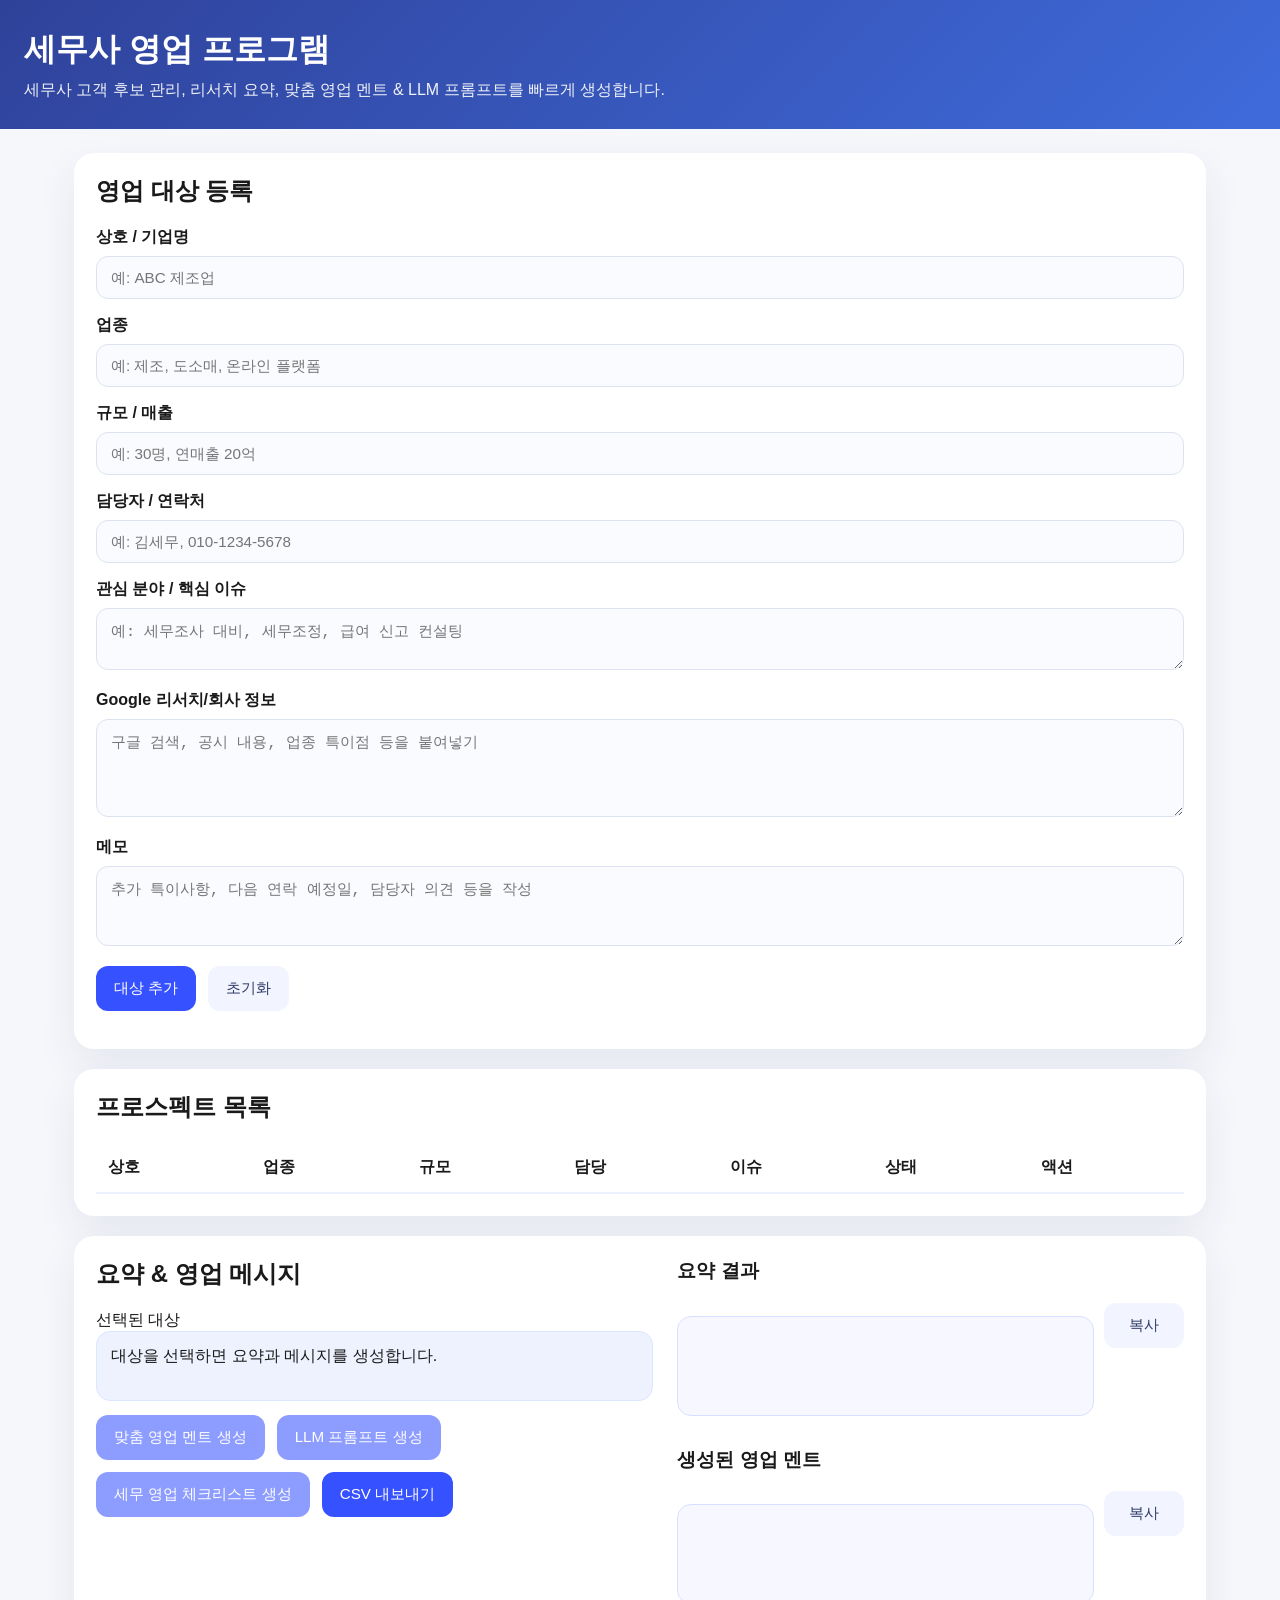
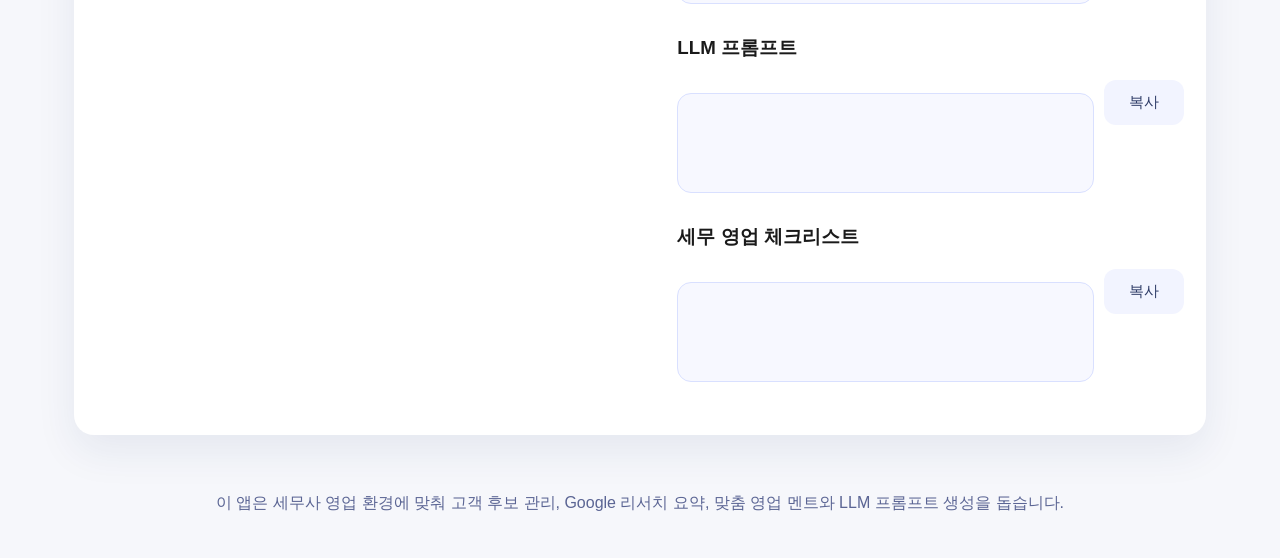
<file: index.html>
<!DOCTYPE html>
<html lang="ko">
<head>
  <meta charset="UTF-8" />
  <meta name="viewport" content="width=device-width, initial-scale=1.0" />
  <title>세무사 영업 프로그램</title>
  <link rel="stylesheet" href="styles.css" />
</head>
<body>
  <header class="app-header">
    <div>
      <h1>세무사 영업 프로그램</h1>
      <p>세무사 고객 후보 관리, 리서치 요약, 맞춤 영업 멘트 &amp; LLM 프롬프트를 빠르게 생성합니다.</p>
    </div>
  </header>

  <main class="app-main">
    <section class="card">
      <h2>영업 대상 등록</h2>
      <form id="prospectForm">
        <div class="field-group">
          <label for="companyName">상호 / 기업명</label>
          <input type="text" id="companyName" placeholder="예: ABC 제조업" required />
        </div>
        <div class="field-group">
          <label for="industry">업종</label>
          <input type="text" id="industry" placeholder="예: 제조, 도소매, 온라인 플랫폼" />
        </div>
        <div class="field-group">
          <label for="size">규모 / 매출</label>
          <input type="text" id="size" placeholder="예: 30명, 연매출 20억" />
        </div>
        <div class="field-group">
          <label for="contactInfo">담당자 / 연락처</label>
          <input type="text" id="contactInfo" placeholder="예: 김세무, 010-1234-5678" />
        </div>
        <div class="field-group">
          <label for="painPoints">관심 분야 / 핵심 이슈</label>
          <textarea id="painPoints" placeholder="예: 세무조사 대비, 세무조정, 급여 신고 컨설팅"></textarea>
        </div>
        <div class="field-group">
          <label for="researchNotes">Google 리서치/회사 정보</label>
          <textarea id="researchNotes" placeholder="구글 검색, 공시 내용, 업종 특이점 등을 붙여넣기" rows="4"></textarea>
        </div>
        <div class="field-group">
          <label for="notes">메모</label>
          <textarea id="notes" placeholder="추가 특이사항, 다음 연락 예정일, 담당자 의견 등을 작성" rows="3"></textarea>
        </div>
        <div class="field-group row">
          <button type="submit">대상 추가</button>
          <button type="button" id="clearForm">초기화</button>
        </div>
      </form>
    </section>

    <section class="card">
      <h2>프로스펙트 목록</h2>
      <div class="table-wrap">
        <table id="prospectTable">
          <thead>
            <tr>
              <th>상호</th>
              <th>업종</th>
              <th>규모</th>
              <th>담당</th>
              <th>이슈</th>
              <th>상태</th>
              <th>액션</th>
            </tr>
          </thead>
          <tbody></tbody>
        </table>
      </div>
    </section>

    <section class="card split">
      <div>
        <h2>요약 &amp; 영업 메시지</h2>
        <label for="selectedProspect">선택된 대상</label>
        <div id="selectedProspect">대상을 선택하면 요약과 메시지를 생성합니다.</div>
        <div class="button-row">
          <button id="generatePitch" disabled>맞춤 영업 멘트 생성</button>
          <button id="generatePrompt" disabled>LLM 프롬프트 생성</button>
          <button id="generateChecklist" disabled>세무 영업 체크리스트 생성</button>
          <button id="exportCsvButton">CSV 내보내기</button>
        </div>
      </div>
      <div>
        <h3>요약 결과</h3>
        <div class="output-row">
          <pre id="summaryOutput" class="output-box"></pre>
          <button class="copy-button" data-target="summaryOutput">복사</button>
        </div>
        <h3>생성된 영업 멘트</h3>
        <div class="output-row">
          <pre id="pitchOutput" class="output-box"></pre>
          <button class="copy-button" data-target="pitchOutput">복사</button>
        </div>
        <h3>LLM 프롬프트</h3>
        <div class="output-row">
          <pre id="promptOutput" class="output-box"></pre>
          <button class="copy-button" data-target="promptOutput">복사</button>
        </div>
        <h3>세무 영업 체크리스트</h3>
        <div class="output-row">
          <pre id="checklistOutput" class="output-box"></pre>
          <button class="copy-button" data-target="checklistOutput">복사</button>
        </div>
      </div>
    </section>
  </main>

  <footer class="app-footer">
    <p>이 앱은 세무사 영업 환경에 맞춰 고객 후보 관리, Google 리서치 요약, 맞춤 영업 멘트와 LLM 프롬프트 생성을 돕습니다.</p>
  </footer>

  <script src="script.js"></script>
</body>
</html>
</file>
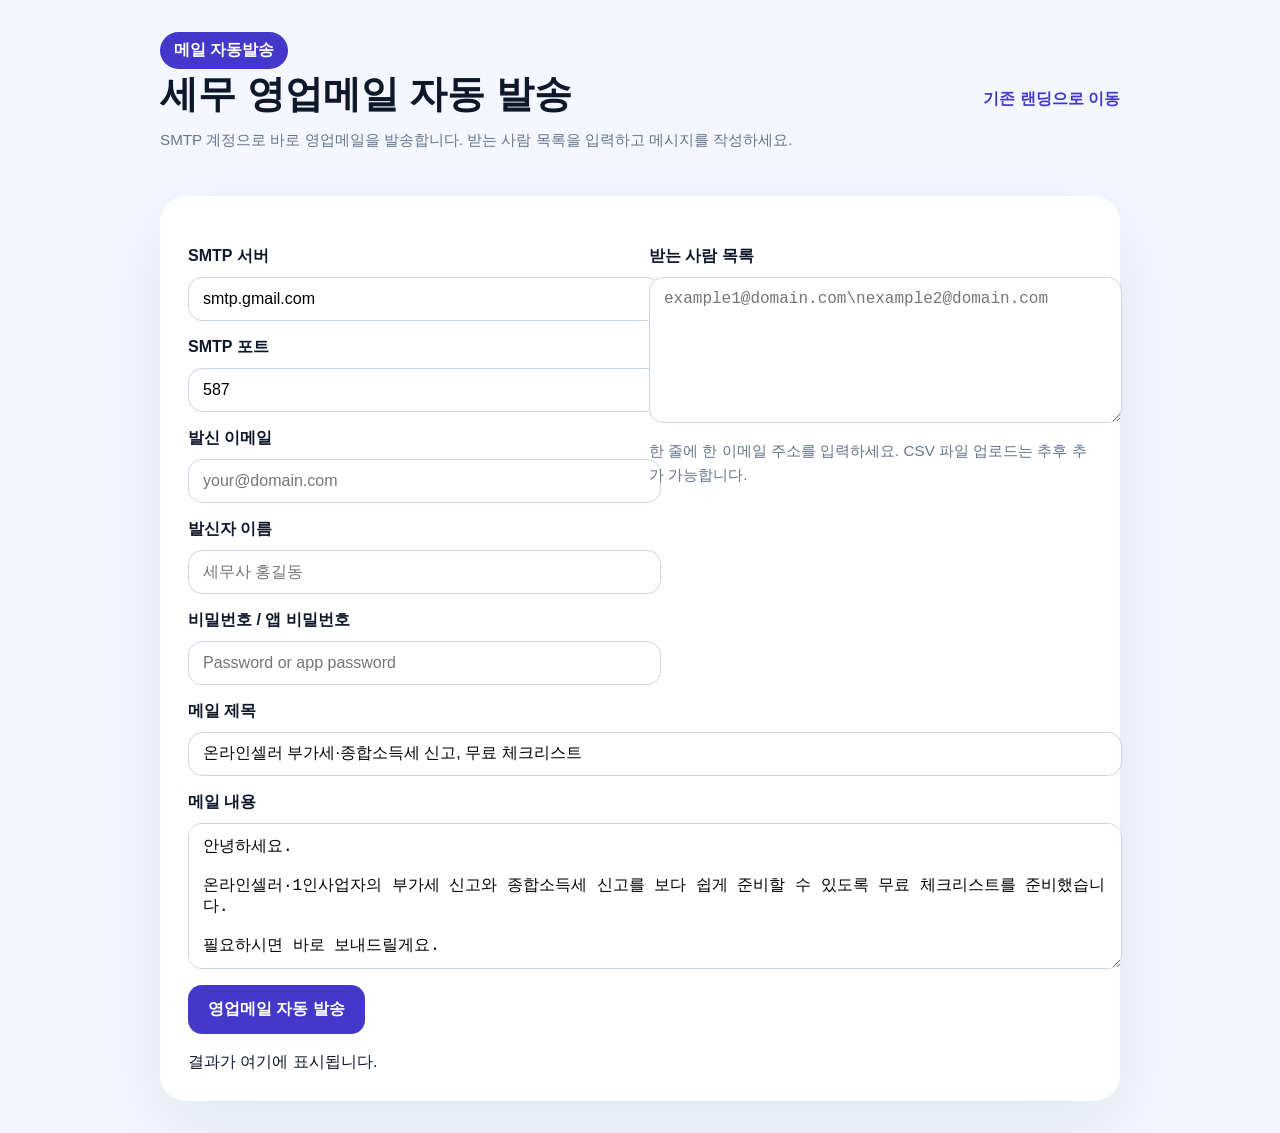
<file: email_campaign.html>
<!DOCTYPE html>
<html lang="ko">
<head>
  <meta charset="UTF-8" />
  <meta name="viewport" content="width=device-width, initial-scale=1.0" />
  <title>영업메일 자동 발송</title>
  <style>
    body { margin: 0; font-family: -apple-system, BlinkMacSystemFont, 'Segoe UI', sans-serif; background: #f4f7ff; color: #0f172a; }
    .page { max-width: 960px; margin: 0 auto; padding: 32px; }
    .header { display: flex; justify-content: space-between; align-items: center; gap: 16px; margin-bottom: 28px; }
    .header h1 { margin: 0; font-size: clamp(2rem, 3vw, 2.8rem); }
    .card { background: white; border-radius: 26px; padding: 28px; box-shadow: 0 28px 80px rgba(15, 23, 42, 0.08); }
    .grid { display: grid; grid-template-columns: 1fr 1fr; gap: 18px; margin-top: 22px; }
    .field { display: grid; gap: 10px; margin-bottom: 16px; }
    label { font-weight: 600; }
    input, textarea, select { width: 100%; border: 1px solid #cbd5e1; border-radius: 14px; padding: 12px 14px; font-size: 1rem; }
    textarea { min-height: 120px; resize: vertical; }
    button { border: none; border-radius: 14px; background: #4338ca; color: white; padding: 14px 20px; font-size: 1rem; font-weight: 700; cursor: pointer; }
    .note { color: #64748b; font-size: 0.95rem; line-height: 1.6; margin-top: 8px; }
    pre { background: #f8fbff; border: 1px solid #dbe2ff; border-radius: 18px; padding: 18px; overflow-x: auto; }
    .result { margin-top: 18px; white-space: pre-wrap; word-break: break-word; }
    .top-link { text-decoration: none; color: #4338ca; font-weight: 700; }
    @media (max-width: 860px) {
      .grid { grid-template-columns: 1fr; }
    }
  </style>
</head>
<body>
  <div class="page">
    <div class="header">
      <div>
        <span style="display:inline-block; padding:8px 14px; background:#4338ca; color:white; border-radius:999px; font-weight:700;">메일 자동발송</span>
        <h1>세무 영업메일 자동 발송</h1>
        <p class="note">SMTP 계정으로 바로 영업메일을 발송합니다. 받는 사람 목록을 입력하고 메시지를 작성하세요.</p>
      </div>
      <a class="top-link" href="tax_sales_simple.html">기존 랜딩으로 이동</a>
    </div>

    <div class="card">
      <div class="grid">
        <div>
          <div class="field"><label>SMTP 서버</label><input id="smtpServer" value="smtp.gmail.com" /></div>
          <div class="field"><label>SMTP 포트</label><input id="smtpPort" value="587" /></div>
          <div class="field"><label>발신 이메일</label><input id="senderEmail" placeholder="your@domain.com" /></div>
          <div class="field"><label>발신자 이름</label><input id="senderName" placeholder="세무사 홍길동" /></div>
          <div class="field"><label>비밀번호 / 앱 비밀번호</label><input id="smtpPassword" type="password" placeholder="Password or app password" /></div>
        </div>

        <div>
          <div class="field"><label>받는 사람 목록</label><textarea id="recipients" placeholder="example1@domain.com\nexample2@domain.com"></textarea></div>
          <div class="note">한 줄에 한 이메일 주소를 입력하세요. CSV 파일 업로드는 추후 추가 가능합니다.</div>
        </div>
      </div>

      <div class="field"><label>메일 제목</label><input id="subject" value="온라인셀러 부가세·종합소득세 신고, 무료 체크리스트" /></div>
      <div class="field"><label>메일 내용</label><textarea id="message">안녕하세요.

온라인셀러·1인사업자의 부가세 신고와 종합소득세 신고를 보다 쉽게 준비할 수 있도록 무료 체크리스트를 준비했습니다.

필요하시면 바로 보내드릴게요.

감사합니다.
</textarea></div>
      <button id="sendButton">영업메일 자동 발송</button>
      <div class="result" id="result">결과가 여기에 표시됩니다.</div>
    </div>
  </div>

  <script>
    document.getElementById('sendButton').addEventListener('click', async () => {
      const sendButton = document.getElementById('sendButton');
      sendButton.disabled = true;
      sendButton.textContent = '전송 중...';
      const data = {
        smtpServer: document.getElementById('smtpServer').value.trim(),
        smtpPort: document.getElementById('smtpPort').value.trim(),
        senderEmail: document.getElementById('senderEmail').value.trim(),
        senderName: document.getElementById('senderName').value.trim(),
        smtpPassword: document.getElementById('smtpPassword').value,
        recipients: document.getElementById('recipients').value.trim().split(/\r?\n/).filter(Boolean),
        subject: document.getElementById('subject').value.trim(),
        message: document.getElementById('message').value.trim(),
      };
      const resultEl = document.getElementById('result');
      resultEl.textContent = '전송 요청을 서버로 전달 중입니다...';

      try {
        const res = await fetch('/send', {
          method: 'POST',
          headers: { 'Content-Type': 'application/json' },
          body: JSON.stringify(data),
        });
        const result = await res.json();
        if (res.ok) {
          resultEl.textContent = `전송 완료: ${result.sent}개 메일 발송 성공\n${result.detail}`;
        } else {
          resultEl.textContent = `오류: ${result.error || '메일 전송 실패'}\n${result.detail || ''}`;
        }
      } catch (error) {
        resultEl.textContent = `서버 요청 실패: ${error.message}`;
      }

      sendButton.disabled = false;
      sendButton.textContent = '영업메일 자동 발송';
    });
  </script>
</body>
</html>
</file>
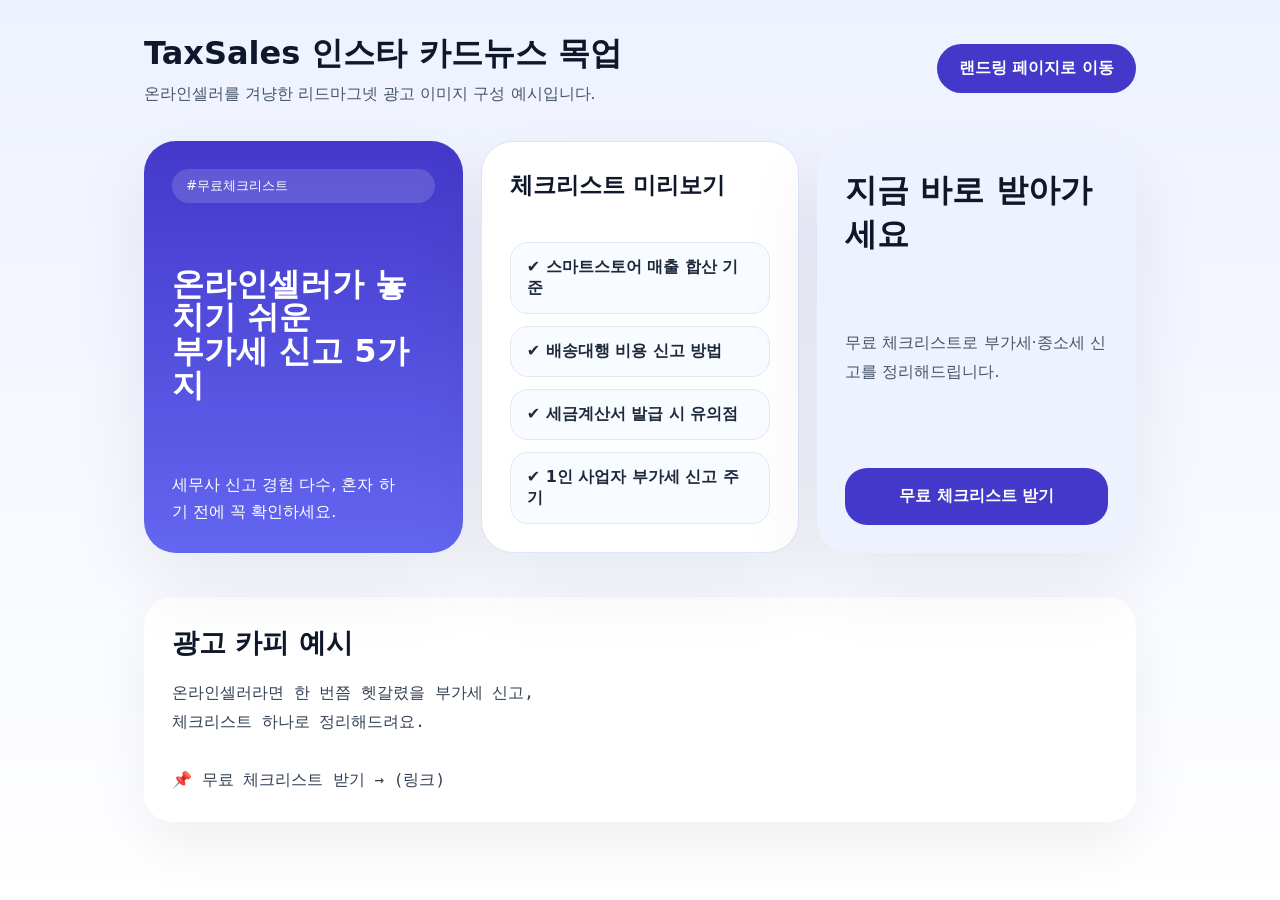
<file: insta_mockup.html>
<!DOCTYPE html>
<html lang="ko">
<head>
  <meta charset="UTF-8" />
  <meta name="viewport" content="width=device-width, initial-scale=1.0" />
  <title>인스타 카드뉴스 목업 | TaxSales</title>
  <link rel="stylesheet" href="insta_mockup.css" />
</head>
<body>
  <div class="page-shell">
    <header class="page-header">
      <div>
        <h1>TaxSales 인스타 카드뉴스 목업</h1>
        <p>온라인셀러를 겨냥한 리드마그넷 광고 이미지 구성 예시입니다.</p>
      </div>
      <a href="landing.html" class="page-button">랜드링 페이지로 이동</a>
    </header>

    <section class="carousel-preview">
      <article class="card card-hero">
        <div class="card-tag">#무료체크리스트</div>
        <h2>온라인셀러가 놓치기 쉬운<br />부가세 신고 5가지</h2>
        <p>세무사 신고 경험 다수, 혼자 하기 전에 꼭 확인하세요.</p>
      </article>

      <article class="card card-list">
        <h3>체크리스트 미리보기</h3>
        <ul>
          <li>✔ 스마트스토어 매출 합산 기준</li>
          <li>✔ 배송대행 비용 신고 방법</li>
          <li>✔ 세금계산서 발급 시 유의점</li>
          <li>✔ 1인 사업자 부가세 신고 주기</li>
        </ul>
      </article>

      <article class="card card-cta">
        <h2>지금 바로 받아가세요</h2>
        <p>무료 체크리스트로 부가세·종소세 신고를 정리해드립니다.</p>
        <div class="cta-box">무료 체크리스트 받기</div>
      </article>
    </section>

    <section class="copy-section">
      <h2>광고 카피 예시</h2>
      <pre>온라인셀러라면 한 번쯤 헷갈렸을 부가세 신고,
체크리스트 하나로 정리해드려요.

📌 무료 체크리스트 받기 → (링크)</pre>
    </section>
  </div>
</body>
</html>
</file>
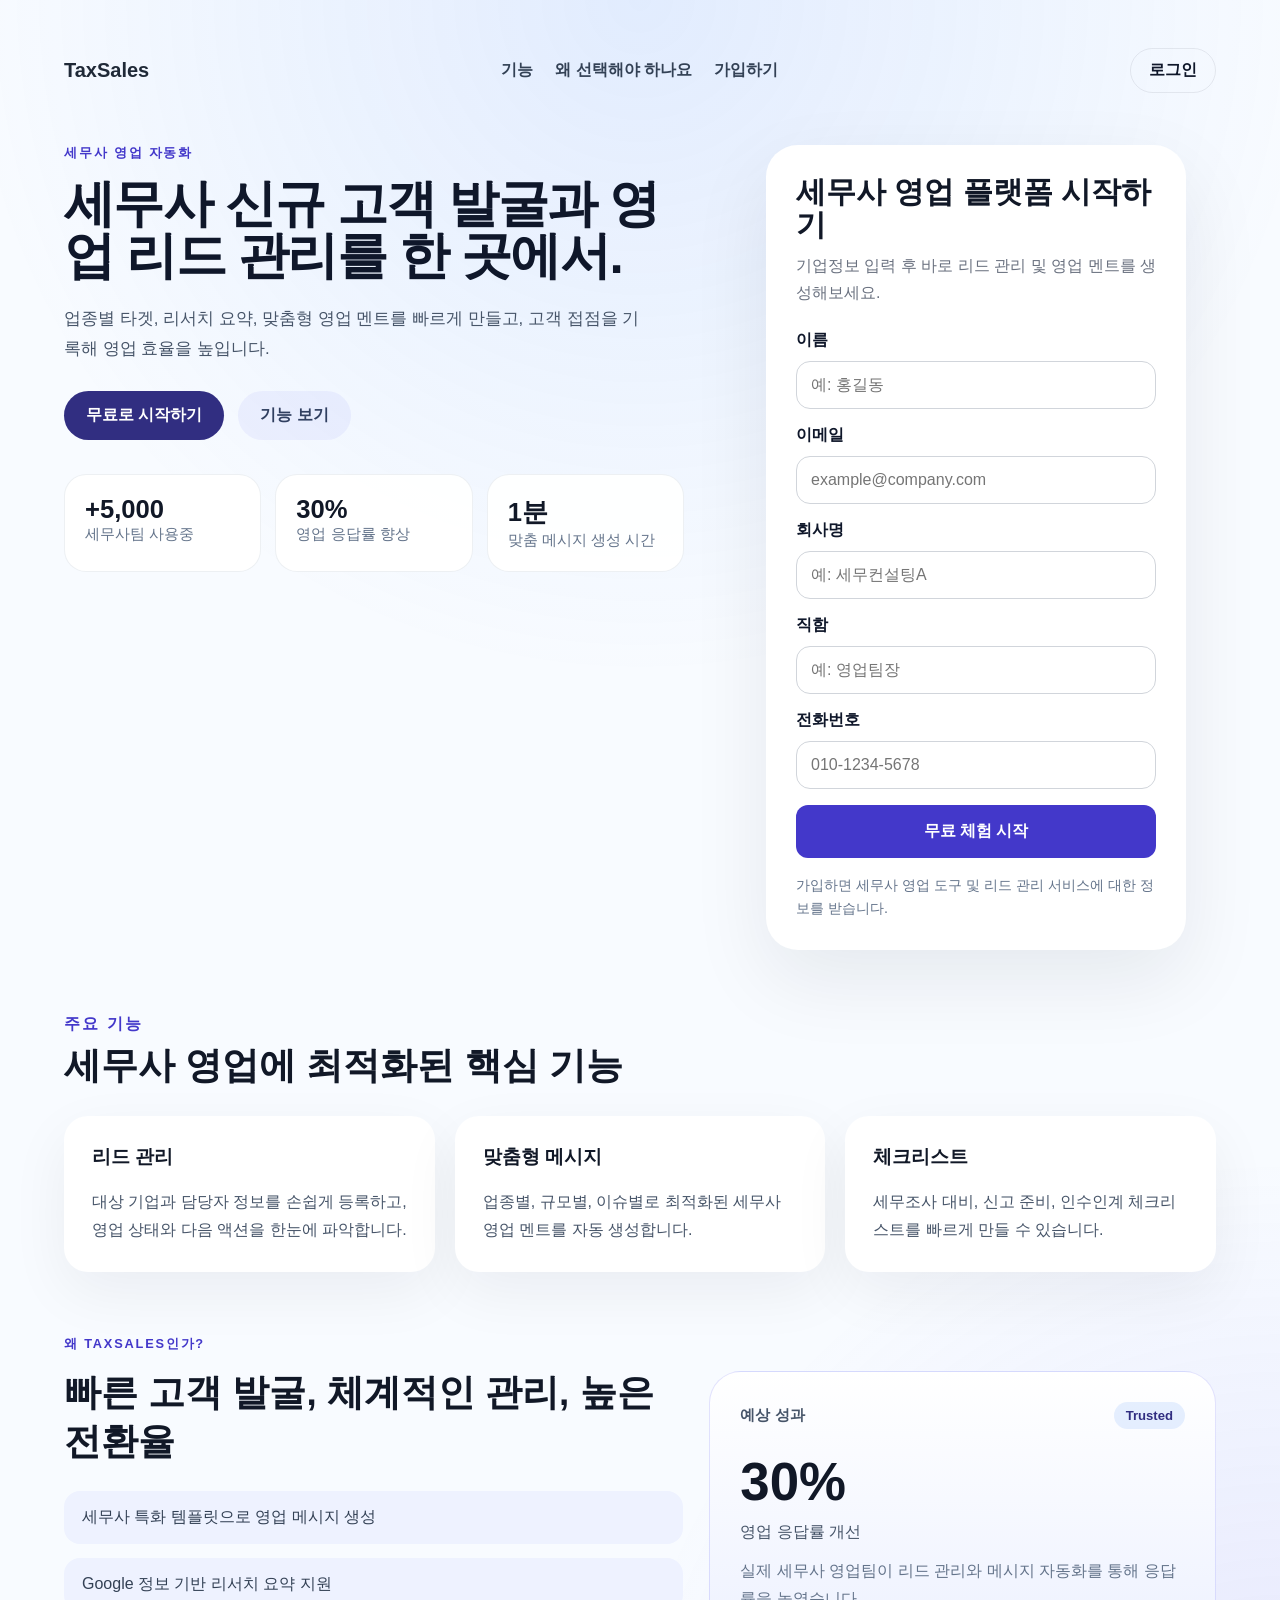
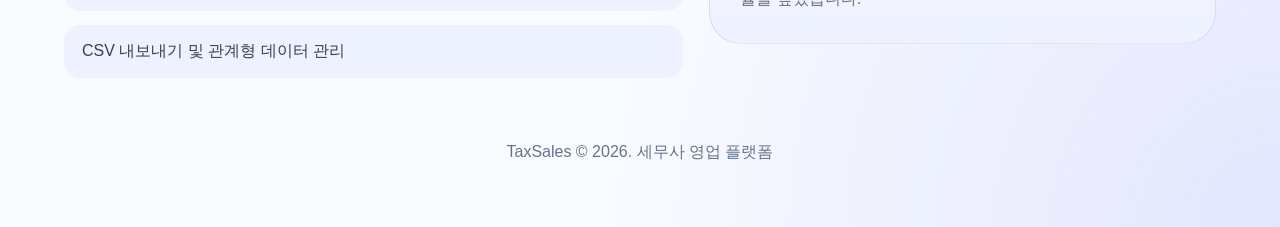
<file: landing.html>
<!DOCTYPE html>
<html lang="ko">
<head>
  <meta charset="UTF-8" />
  <meta name="viewport" content="width=device-width, initial-scale=1.0" />
  <title>세무사 영업 플랫폼 | 회원가입</title>
  <link rel="stylesheet" href="landing.css" />
</head>
<body>
  <div class="page-shell">
    <header class="topbar">
      <div class="logo">TaxSales</div>
      <nav class="nav-links">
        <a href="#features">기능</a>
        <a href="#why">왜 선택해야 하나요</a>
        <a href="#signup">가입하기</a>
      </nav>
      <a class="sign-in" href="#signup">로그인</a>
    </header>

    <main class="hero-section">
      <section class="hero-copy">
        <p class="eyebrow">세무사 영업 자동화</p>
        <h1>세무사 신규 고객 발굴과 영업 리드 관리를 한 곳에서.</h1>
        <p class="hero-text">업종별 타겟, 리서치 요약, 맞춤형 영업 멘트를 빠르게 만들고, 고객 접점을 기록해 영업 효율을 높입니다.</p>
        <div class="hero-actions">
          <a href="#signup" class="primary-button">무료로 시작하기</a>
          <a href="#features" class="text-button">기능 보기</a>
        </div>
        <div class="metrics">
          <div>
            <strong>+5,000</strong>
            <span>세무사팀 사용중</span>
          </div>
          <div>
            <strong>30%</strong>
            <span>영업 응답률 향상</span>
          </div>
          <div>
            <strong>1분</strong>
            <span>맞춤 메시지 생성 시간</span>
          </div>
        </div>
      </section>

      <section class="hero-form" id="signup">
        <div class="form-card">
          <div class="form-title">
            <h2>세무사 영업 플랫폼 시작하기</h2>
            <p>기업정보 입력 후 바로 리드 관리 및 영업 멘트를 생성해보세요.</p>
          </div>
          <form class="signup-form">
            <label>
              이름
              <input type="text" placeholder="예: 홍길동" />
            </label>
            <label>
              이메일
              <input type="email" placeholder="example@company.com" />
            </label>
            <label>
              회사명
              <input type="text" placeholder="예: 세무컨설팅A" />
            </label>
            <label>
              직함
              <input type="text" placeholder="예: 영업팀장" />
            </label>
            <label>
              전화번호
              <input type="tel" placeholder="010-1234-5678" />
            </label>
            <button type="submit" class="primary-button">무료 체험 시작</button>
            <p class="legal">가입하면 세무사 영업 도구 및 리드 관리 서비스에 대한 정보를 받습니다.</p>
          </form>
        </div>
      </section>
    </main>

    <section class="feature-section" id="features">
      <div class="section-heading">
        <p>주요 기능</p>
        <h2>세무사 영업에 최적화된 핵심 기능</h2>
      </div>
      <div class="feature-grid">
        <article class="feature-card">
          <h3>리드 관리</h3>
          <p>대상 기업과 담당자 정보를 손쉽게 등록하고, 영업 상태와 다음 액션을 한눈에 파악합니다.</p>
        </article>
        <article class="feature-card">
          <h3>맞춤형 메시지</h3>
          <p>업종별, 규모별, 이슈별로 최적화된 세무사 영업 멘트를 자동 생성합니다.</p>
        </article>
        <article class="feature-card">
          <h3>체크리스트</h3>
          <p>세무조사 대비, 신고 준비, 인수인계 체크리스트를 빠르게 만들 수 있습니다.</p>
        </article>
      </div>
    </section>

    <section class="why-section" id="why">
      <div class="why-copy">
        <p class="eyebrow">왜 TaxSales인가?</p>
        <h2>빠른 고객 발굴, 체계적인 관리, 높은 전환율</h2>
        <ul>
          <li>세무사 특화 템플릿으로 영업 메시지 생성</li>
          <li>Google 정보 기반 리서치 요약 지원</li>
          <li>CSV 내보내기 및 관계형 데이터 관리</li>
        </ul>
      </div>
      <div class="why-visual">
        <div class="card-panel">
          <div class="panel-header">
            <span>예상 성과</span>
            <div class="tag">Trusted</div>
          </div>
          <div class="panel-value">30%</div>
          <div class="panel-label">영업 응답률 개선</div>
          <p>실제 세무사 영업팀이 리드 관리와 메시지 자동화를 통해 응답률을 높였습니다.</p>
        </div>
      </div>
    </section>

    <footer class="footer">
      <p>TaxSales © 2026. 세무사 영업 플랫폼</p>
    </footer>
  </div>
</body>
</html>
</file>
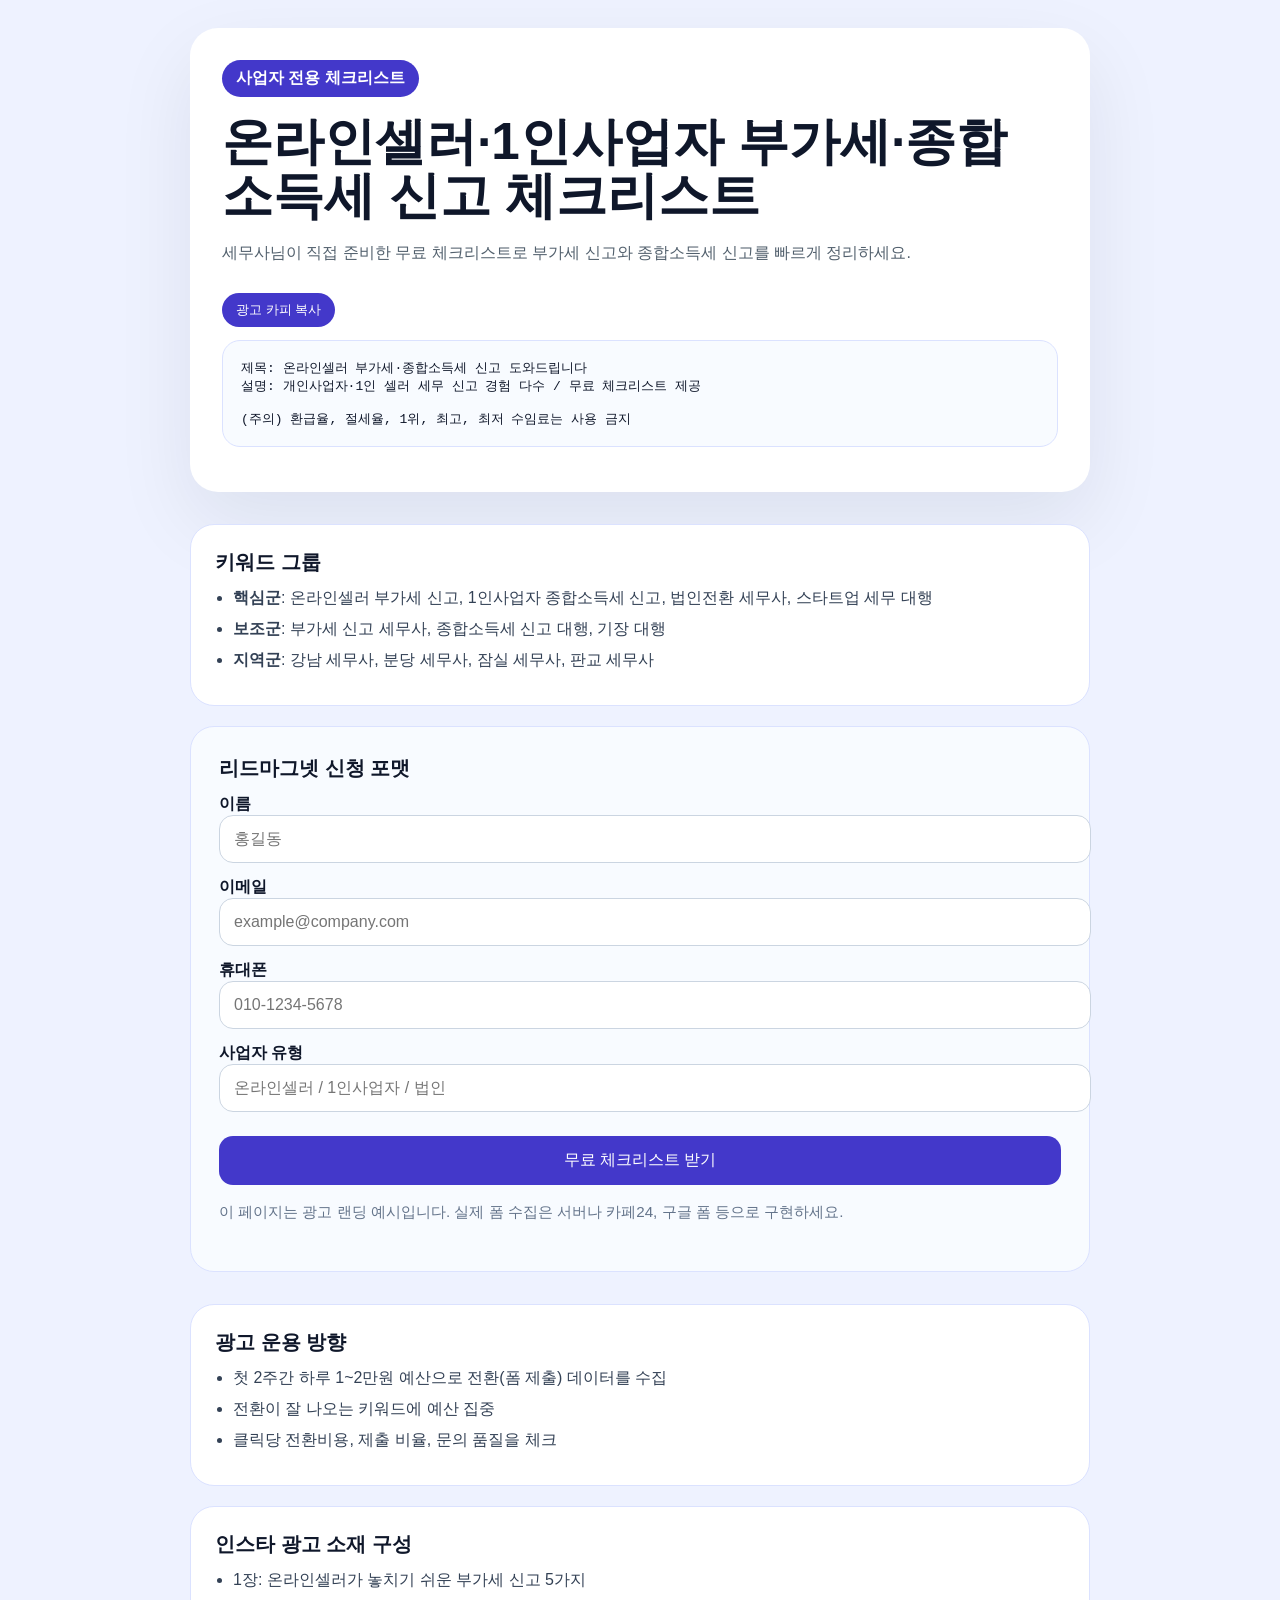
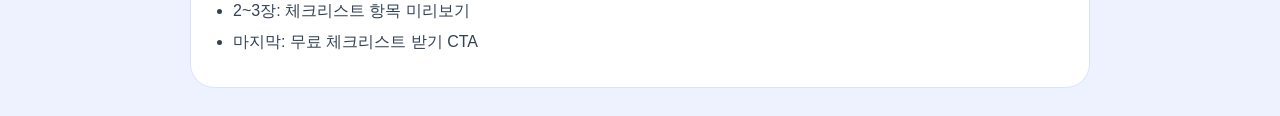
<file: tax_sales_simple.html>
<!DOCTYPE html>
<html lang="ko">
<head>
  <meta charset="UTF-8" />
  <meta name="viewport" content="width=device-width, initial-scale=1.0" />
  <title>TaxSales 세무사 리드마그넷</title>
  <style>
    body { margin:0; font-family: -apple-system, BlinkMacSystemFont, 'Segoe UI', sans-serif; background:#eef2ff; color:#0f172a; }
    .container { max-width: 900px; margin: 0 auto; padding: 28px; }
    .hero { background: white; border-radius: 28px; padding: 32px; box-shadow: 0 30px 80px rgba(15,23,42,0.08); }
    h1 { margin:0 0 16px; font-size: clamp(2rem, 4vw, 3.3rem); line-height:1.05; }
    p { margin: 0 0 18px; color:#52606d; line-height:1.75; }
    .tag { display:inline-flex; background:#4338ca; color:white; padding:8px 14px; border-radius:999px; font-weight:700; margin-bottom:18px; }
    .button { display:inline-flex; align-items:center; justify-content:center; text-decoration:none; color:white; background:#312e81; padding:14px 24px; border-radius:999px; font-weight:700; margin-right:12px; }
    .sm { display:inline-flex; align-items:center; justify-content:center; text-decoration:none; color:#312e81; background:rgba(49,46,129,0.12); padding:14px 24px; border-radius:999px; font-weight:700; }
    .grid { display:grid; gap:20px; margin-top:32px; }
    .card { background:white; border:1px solid #dbe2ff; border-radius:24px; padding:24px; }
    .card h2 { margin:0 0 12px; font-size:1.25rem; }
    .card ul { margin:0; padding-left: 18px; color:#334155; }
    .card li { margin-bottom: 10px; }
    .form-card { background:#f8fbff; border-radius:24px; padding:28px; }
    .form-card label { display:block; margin-bottom:14px; font-weight:600; }
    .form-card input { width:100%; border:1px solid #cbd5e1; border-radius:14px; padding:14px; font-size:1rem; }
    .form-card button { border:none; background:#4338ca; color:white; padding:14px 22px; border-radius:14px; font-size:1rem; cursor:pointer; width:100%; margin-top:10px; }
    .note { font-size:0.95rem; color:#64748b; margin-top:14px; }
    pre { background:#f8fbff; border:1px solid #dbe2ff; border-radius:18px; padding:18px; overflow-x:auto; }
    .copy-inline { display:inline-flex; align-items:center; gap:8px; margin-top:8px; }
    .copy-inline button { border:none; background:#4338ca; color:white; border-radius:999px; padding:8px 14px; cursor:pointer; }
  </style>
</head>
<body>
  <div class="container">
    <div class="hero">
      <span class="tag">사업자 전용 체크리스트</span>
      <h1>온라인셀러·1인사업자 부가세·종합소득세 신고 체크리스트</h1>
      <p>세무사님이 직접 준비한 무료 체크리스트로 부가세 신고와 종합소득세 신고를 빠르게 정리하세요.</p>
      <div class="copy-inline">
        <button onclick="copyAd()">광고 카피 복사</button>
        <span id="copyResult" style="color:#16a34a"></span>
      </div>
      <pre id="adText">제목: 온라인셀러 부가세·종합소득세 신고 도와드립니다
설명: 개인사업자·1인 셀러 세무 신고 경험 다수 / 무료 체크리스트 제공

(주의) 환급율, 절세율, 1위, 최고, 최저 수임료는 사용 금지</pre>
    </div>

    <div class="grid">
      <div class="card">
        <h2>키워드 그룹</h2>
        <ul>
          <li><strong>핵심군</strong>: 온라인셀러 부가세 신고, 1인사업자 종합소득세 신고, 법인전환 세무사, 스타트업 세무 대행</li>
          <li><strong>보조군</strong>: 부가세 신고 세무사, 종합소득세 신고 대행, 기장 대행</li>
          <li><strong>지역군</strong>: 강남 세무사, 분당 세무사, 잠실 세무사, 판교 세무사</li>
        </ul>
      </div>
      <div class="card form-card">
        <h2>리드마그넷 신청 포맷</h2>
        <form name="lead-form" method="POST" data-netlify="true">
          <input type="hidden" name="form-name" value="lead-form" />
          <label>이름<input type="text" name="name" placeholder="홍길동" required /></label>
          <label>이메일<input type="email" name="email" placeholder="example@company.com" required /></label>
          <label>휴대폰<input type="tel" name="phone" placeholder="010-1234-5678" /></label>
          <label>사업자 유형<input type="text" name="biz_type" placeholder="온라인셀러 / 1인사업자 / 법인" /></label>
          <button type="submit">무료 체크리스트 받기</button>
        </form>
        <p class="note">이 페이지는 광고 랜딩 예시입니다. 실제 폼 수집은 서버나 카페24, 구글 폼 등으로 구현하세요.</p>
      </div>
    </div>

    <div class="grid">
      <div class="card">
        <h2>광고 운용 방향</h2>
        <ul>
          <li>첫 2주간 하루 1~2만원 예산으로 전환(폼 제출) 데이터를 수집</li>
          <li>전환이 잘 나오는 키워드에 예산 집중</li>
          <li>클릭당 전환비용, 제출 비율, 문의 품질을 체크</li>
        </ul>
      </div>
      <div class="card">
        <h2>인스타 광고 소재 구성</h2>
        <ul>
          <li>1장: 온라인셀러가 놓치기 쉬운 부가세 신고 5가지</li>
          <li>2~3장: 체크리스트 항목 미리보기</li>
          <li>마지막: 무료 체크리스트 받기 CTA</li>
        </ul>
      </div>
    </div>
  </div>
  <script>
    function copyAd() {
      const text = document.getElementById('adText').textContent;
      navigator.clipboard.writeText(text).then(() => {
        document.getElementById('copyResult').textContent = '복사 완료';
        setTimeout(() => { document.getElementById('copyResult').textContent = ''; }, 1800);
      });
    }

    // Local submit handler: Netlify forms don't work on file:// or localhost without Netlify.
    document.addEventListener('DOMContentLoaded', function() {
      const form = document.querySelector('form[name="lead-form"]');
      if (form) {
        form.addEventListener('submit', function(e) {
          if (location.hostname === 'localhost' || location.protocol === 'file:') {
            e.preventDefault();
            alert('폼 제출 테스트(로컬). 실제 배포시 Netlify에서 정상 작동합니다.');
            form.reset();
            return;
          }
        });
      }
    });
  </script>
</body>
</html>
</file>
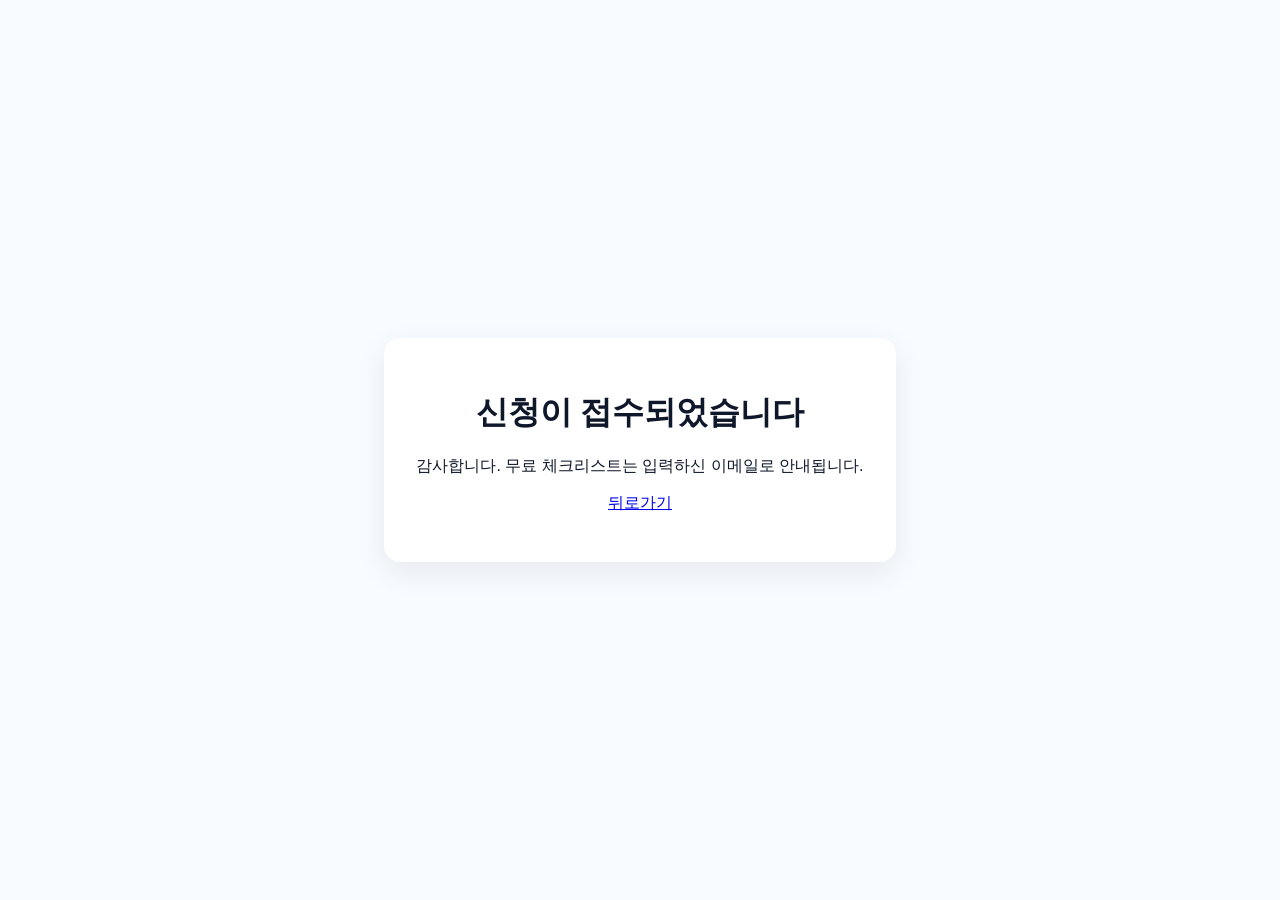
<file: thankyou.html>
<!DOCTYPE html>
<html lang="ko">
<head>
  <meta charset="utf-8" />
  <meta name="viewport" content="width=device-width,initial-scale=1" />
  <title>감사합니다</title>
  <style>body{font-family:-apple-system,BlinkMacSystemFont,'Segoe UI',sans-serif;background:#f8fbff;color:#0f172a;display:flex;align-items:center;justify-content:center;height:100vh;margin:0} .box{background:white;padding:32px;border-radius:16px;box-shadow:0 10px 30px rgba(15,23,42,0.08);max-width:520px;text-align:center}</style>
</head>
<body>
  <div class="box">
    <h1>신청이 접수되었습니다</h1>
    <p>감사합니다. 무료 체크리스트는 입력하신 이메일로 안내됩니다.</p>
    <p><a href="/tax_sales_simple.html">뒤로가기</a></p>
  </div>
</body>
</html>
</file>
<file: styles.css>
* {
  box-sizing: border-box;
}

body {
  margin: 0;
  font-family: -apple-system, BlinkMacSystemFont, "Segoe UI", "Apple SD Gothic Neo", sans-serif;
  background: #f6f7fb;
  color: #1a1a1a;
}

.app-header {
  background: linear-gradient(135deg, #2f429a 0%, #3f6bdb 100%);
  color: white;
  padding: 28px 24px;
}

.app-header h1 {
  margin: 0 0 8px;
  font-size: 2rem;
}

.app-header p {
  margin: 0;
  opacity: 0.92;
}

.app-main {
  display: grid;
  gap: 20px;
  padding: 24px;
  max-width: 1180px;
  margin: 0 auto;
}

.card {
  background: white;
  border-radius: 20px;
  box-shadow: 0 16px 40px rgba(24, 45, 96, 0.08);
  padding: 22px;
}

.card h2,
.card h3 {
  margin-top: 0;
}

.field-group {
  margin-bottom: 16px;
}

.field-group label {
  display: block;
  margin-bottom: 8px;
  font-weight: 600;
}

.field-group input,
.field-group textarea {
  width: 100%;
  border: 1px solid #dce2ef;
  border-radius: 12px;
  padding: 12px 14px;
  font-size: 0.95rem;
  background: #fafbff;
}

.field-group textarea {
  resize: vertical;
}

.field-group.row {
  display: flex;
  gap: 12px;
  flex-wrap: wrap;
}

button {
  border: none;
  border-radius: 12px;
  padding: 12px 18px;
  font-size: 0.95rem;
  cursor: pointer;
  transition: transform 0.1s ease, box-shadow 0.1s ease;
}

button:hover {
  transform: translateY(-1px);
}

button:disabled {
  opacity: 0.56;
  cursor: not-allowed;
}

button[type="submit"],
#generatePitch,
#generatePrompt,
#generateChecklist,
#exportCsvButton {
  background: #3651ff;
  color: white;
}

button[type="button"] {
  background: #f2f4ff;
  color: #2e3b67;
}

.button-row {
  display: flex;
  flex-wrap: wrap;
  gap: 12px;
  margin-bottom: 16px;
}

.output-row {
  display: grid;
  grid-template-columns: 1fr auto;
  gap: 10px;
  align-items: start;
  margin-bottom: 18px;
}

.copy-button {
  border: none;
  background: #f2f4ff;
  color: #2e3b67;
  min-width: 80px;
  border-radius: 12px;
  padding: 12px 14px;
  align-self: start;
}

.table-wrap {
  overflow-x: auto;
}

table {
  width: 100%;
  border-collapse: collapse;
  min-width: 800px;
}

thead th {
  text-align: left;
  font-weight: 700;
  padding: 14px 12px;
  border-bottom: 2px solid #eef2ff;
}

tbody td {
  padding: 14px 12px;
  border-bottom: 1px solid #f1f4ff;
  vertical-align: top;
}

tbody tr:last-child td {
  border-bottom: none;
}

tbody button {
  font-size: 0.85rem;
  padding: 10px 14px;
}

.output-box {
  white-space: pre-wrap;
  background: #f7f8ff;
  border: 1px solid #d9e0ff;
  border-radius: 14px;
  min-height: 100px;
  padding: 16px;
  overflow-x: auto;
}

.split {
  display: grid;
  grid-template-columns: 1.1fr 1fr;
  gap: 24px;
}

#selectedProspect {
  background: #eef2ff;
  border: 1px solid #dbe6ff;
  border-radius: 14px;
  padding: 14px;
  min-height: 70px;
  margin-bottom: 14px;
}

.app-footer {
  text-align: center;
  padding: 18px 24px 28px;
  color: #5b6594;
}

@media (max-width: 1024px) {
  .split {
    grid-template-columns: 1fr;
  }
}
</file>
<file: insta_mockup.css>
:root {
  color-scheme: light;
  font-family: 'Pretendard', system-ui, -apple-system, BlinkMacSystemFont, 'Segoe UI', sans-serif;
  background: #f4f7ff;
  color: #0f172a;
}

* {
  box-sizing: border-box;
}

body {
  margin: 0;
  min-height: 100vh;
  background: linear-gradient(180deg, #eef2ff 0%, #ffffff 100%);
}

.page-shell {
  max-width: 1040px;
  margin: 0 auto;
  padding: 32px 24px 48px;
}

.page-header {
  display: flex;
  justify-content: space-between;
  gap: 18px;
  align-items: center;
  margin-bottom: 36px;
}

.page-header h1 {
  margin: 0 0 8px;
  font-size: clamp(2rem, 2.4vw, 2.7rem);
}

.page-header p {
  margin: 0;
  color: #475569;
}

.page-button {
  display: inline-flex;
  padding: 14px 22px;
  border-radius: 999px;
  background: #4338ca;
  color: white;
  text-decoration: none;
  font-weight: 700;
}

.carousel-preview {
  display: grid;
  grid-template-columns: repeat(3, minmax(0, 1fr));
  gap: 18px;
}

.card {
  border-radius: 32px;
  padding: 28px;
  min-height: 340px;
  display: flex;
  flex-direction: column;
  justify-content: space-between;
  box-shadow: 0 30px 80px rgba(15, 23, 42, 0.08);
}

.card-hero {
  background: linear-gradient(180deg, #4338ca 0%, #6366f1 100%);
  color: white;
}

.card-hero .card-tag {
  display: inline-flex;
  padding: 8px 14px;
  background: rgba(255, 255, 255, 0.15);
  border-radius: 999px;
  font-size: 0.83rem;
  margin-bottom: 18px;
}

.card-hero h2 {
  margin: 0;
  font-size: clamp(2rem, 2.4vw, 2.6rem);
  line-height: 1.05;
}

.card-hero p {
  margin: 22px 0 0;
  font-size: 1rem;
  line-height: 1.7;
  max-width: 85%;
}

.card-list {
  background: white;
  border: 1px solid #dde4ff;
}

.card-list h3 {
  margin-top: 0;
  font-size: 1.45rem;
}

.card-list ul {
  list-style: none;
  padding: 0;
  margin: 18px 0 0;
  display: grid;
  gap: 12px;
}

.card-list li {
  background: #f8fbff;
  border: 1px solid #e2e8f0;
  border-radius: 18px;
  padding: 14px 16px;
  color: #1e293b;
  font-weight: 600;
}

.card-cta {
  background: #eef2ff;
}

.card-cta h2 {
  margin: 0;
  font-size: 2rem;
}

.card-cta p {
  margin: 18px 0 0;
  color: #475569;
  line-height: 1.8;
}

.cta-box {
  margin-top: 28px;
  padding: 18px 20px;
  border-radius: 22px;
  background: #4338ca;
  color: white;
  font-weight: 800;
  text-align: center;
}

.copy-section {
  margin-top: 44px;
  padding: 28px;
  border-radius: 28px;
  background: white;
  box-shadow: 0 24px 60px rgba(15, 23, 42, 0.06);
}

.copy-section h2 {
  margin: 0 0 18px;
  font-size: 1.7rem;
}

.copy-section pre {
  margin: 0;
  white-space: pre-wrap;
  color: #334155;
  font-size: 1rem;
  line-height: 1.8;
}

@media (max-width: 920px) {
  .carousel-preview {
    grid-template-columns: 1fr;
  }
}
</file>
<file: landing.css>
:root {
  color-scheme: light;
  font-family: Inter, -apple-system, BlinkMacSystemFont, "Segoe UI", "Apple SD Gothic Neo", sans-serif;
  background: #f5f7ff;
  color: #111827;
}

* {
  box-sizing: border-box;
}

body {
  margin: 0;
  min-height: 100vh;
  background: radial-gradient(circle at top, rgba(59, 130, 246, 0.12), transparent 35%),
    radial-gradient(circle at bottom right, rgba(99, 102, 241, 0.14), transparent 30%),
    #f8fbff;
}

.page-shell {
  max-width: 1200px;
  margin: 0 auto;
  padding: 32px 24px 48px;
}

.topbar {
  display: flex;
  align-items: center;
  justify-content: space-between;
  gap: 16px;
  padding: 16px 0;
}

.logo {
  font-size: 1.25rem;
  font-weight: 800;
  color: #1f2937;
}

.nav-links {
  display: flex;
  gap: 22px;
  color: #334155;
}

.nav-links a {
  text-decoration: none;
  color: inherit;
  font-weight: 600;
}

.sign-in {
  text-decoration: none;
  border: 1px solid rgba(15, 23, 42, 0.08);
  padding: 11px 18px;
  border-radius: 999px;
  color: #0f172a;
  font-weight: 600;
}

.hero-section {
  display: grid;
  grid-template-columns: 1.2fr 0.9fr;
  gap: 32px;
  align-items: start;
  margin-top: 36px;
}

.hero-copy {
  max-width: 620px;
}

.eyebrow {
  margin: 0 0 16px;
  text-transform: uppercase;
  letter-spacing: 0.14em;
  font-size: 0.8rem;
  color: #4338ca;
  font-weight: 700;
}

.hero-copy h1 {
  margin: 0;
  font-size: clamp(2.5rem, 4vw, 4rem);
  line-height: 1.02;
  letter-spacing: -0.03em;
  color: #0f172a;
}

.hero-text {
  margin: 22px 0 28px;
  font-size: 1.05rem;
  line-height: 1.75;
  color: #475569;
  max-width: 590px;
}

.hero-actions {
  display: flex;
  flex-wrap: wrap;
  gap: 14px;
}

.primary-button,
.text-button {
  display: inline-flex;
  align-items: center;
  justify-content: center;
  border-radius: 999px;
  padding: 14px 22px;
  font-weight: 700;
  transition: transform 0.18s ease, box-shadow 0.18s ease;
}

.primary-button {
  background: #312e81;
  color: white;
  text-decoration: none;
}

.text-button {
  color: #303f60;
  background: rgba(99, 102, 241, 0.08);
  text-decoration: none;
}

.primary-button:hover,
.text-button:hover {
  transform: translateY(-1px);
}

.metrics {
  display: grid;
  grid-template-columns: repeat(3, minmax(0, 1fr));
  gap: 14px;
  margin-top: 34px;
}

.metrics div {
  background: rgba(255, 255, 255, 0.92);
  border: 1px solid rgba(148, 163, 184, 0.17);
  border-radius: 22px;
  padding: 20px;
}

.metrics strong {
  display: block;
  font-size: 1.6rem;
  color: #111827;
}

.metrics span {
  color: #64748b;
  font-size: 0.95rem;
}

.hero-form {
  display: flex;
  justify-content: center;
}

.form-card {
  width: 100%;
  max-width: 420px;
  background: white;
  border-radius: 32px;
  padding: 30px;
  box-shadow: 0 30px 80px rgba(15, 23, 42, 0.08);
}

.form-title h2 {
  margin: 0 0 10px;
  font-size: 1.9rem;
  line-height: 1.1;
}

.form-title p {
  margin: 0 0 24px;
  color: #6b7280;
  line-height: 1.7;
}

.signup-form {
  display: grid;
  gap: 16px;
}

.signup-form label {
  display: grid;
  gap: 10px;
  font-weight: 600;
  color: #0f172a;
}

.signup-form input {
  width: 100%;
  height: 48px;
  border-radius: 14px;
  border: 1px solid #d1d5db;
  padding: 0 14px;
  font-size: 1rem;
}

.signup-form button {
  width: 100%;
  border: none;
  cursor: pointer;
  font-size: 1rem;
  border-radius: 12px;
  background: #4338ca;
  color: white;
  padding: 16px 0;
}

.legal {
  margin: 0;
  color: #64748b;
  font-size: 0.9rem;
  line-height: 1.6;
}

.feature-section,
.why-section {
  margin-top: 64px;
}

.section-heading p {
  margin: 0 0 10px;
  color: #4338ca;
  text-transform: uppercase;
  font-weight: 700;
  letter-spacing: 0.14em;
}

.section-heading h2 {
  margin: 0;
  font-size: 2.3rem;
  line-height: 1.15;
}

.feature-grid {
  display: grid;
  grid-template-columns: repeat(3, minmax(0, 1fr));
  gap: 20px;
  margin-top: 28px;
}

.feature-card {
  background: white;
  border-radius: 24px;
  box-shadow: 0 20px 60px rgba(15, 23, 42, 0.06);
  padding: 28px;
}

.feature-card h3 {
  margin-top: 0;
}

.feature-card p {
  margin: 14px 0 0;
  color: #475569;
  line-height: 1.75;
}

.why-section {
  display: grid;
  grid-template-columns: 1.1fr 0.9fr;
  gap: 26px;
  align-items: center;
}

.why-copy h2 {
  margin: 10px 0 24px;
  font-size: 2.3rem;
}

.why-copy ul {
  list-style: none;
  padding: 0;
  margin: 0;
  display: grid;
  gap: 14px;
}

.why-copy li {
  background: #eef2ff;
  padding: 16px 18px;
  border-radius: 16px;
  color: #334155;
}

.why-visual {
  display: flex;
  justify-content: center;
}

.card-panel {
  width: 100%;
  background: linear-gradient(180deg, #ffffff 0%, #eef2ff 100%);
  border-radius: 32px;
  border: 1px solid rgba(99, 102, 241, 0.18);
  padding: 30px;
}

.panel-header {
  display: flex;
  justify-content: space-between;
  align-items: center;
  gap: 14px;
}

.panel-header span {
  font-size: 0.95rem;
  color: #475569;
  font-weight: 700;
}

.tag {
  color: #312e81;
  background: rgba(59, 130, 246, 0.12);
  padding: 6px 12px;
  border-radius: 999px;
  font-size: 0.82rem;
  font-weight: 700;
}

.panel-value {
  font-size: 3.3rem;
  font-weight: 800;
  margin: 22px 0 10px;
  color: #111827;
}

.panel-label {
  margin: 0 0 14px;
  color: #475569;
  font-size: 1rem;
}

.card-panel p {
  margin: 0;
  color: #64748b;
  line-height: 1.75;
}

.footer {
  margin-top: 64px;
  text-align: center;
  color: #64748b;
}

@media (max-width: 980px) {
  .hero-section,
  .why-section {
    grid-template-columns: 1fr;
  }

  .feature-grid {
    grid-template-columns: 1fr;
  }
}

@media (max-width: 640px) {
  .page-shell {
    padding: 20px 16px 32px;
  }

  .topbar {
    flex-direction: column;
    align-items: flex-start;
  }

  .nav-links {
    flex-wrap: wrap;
  }
}
</file>
